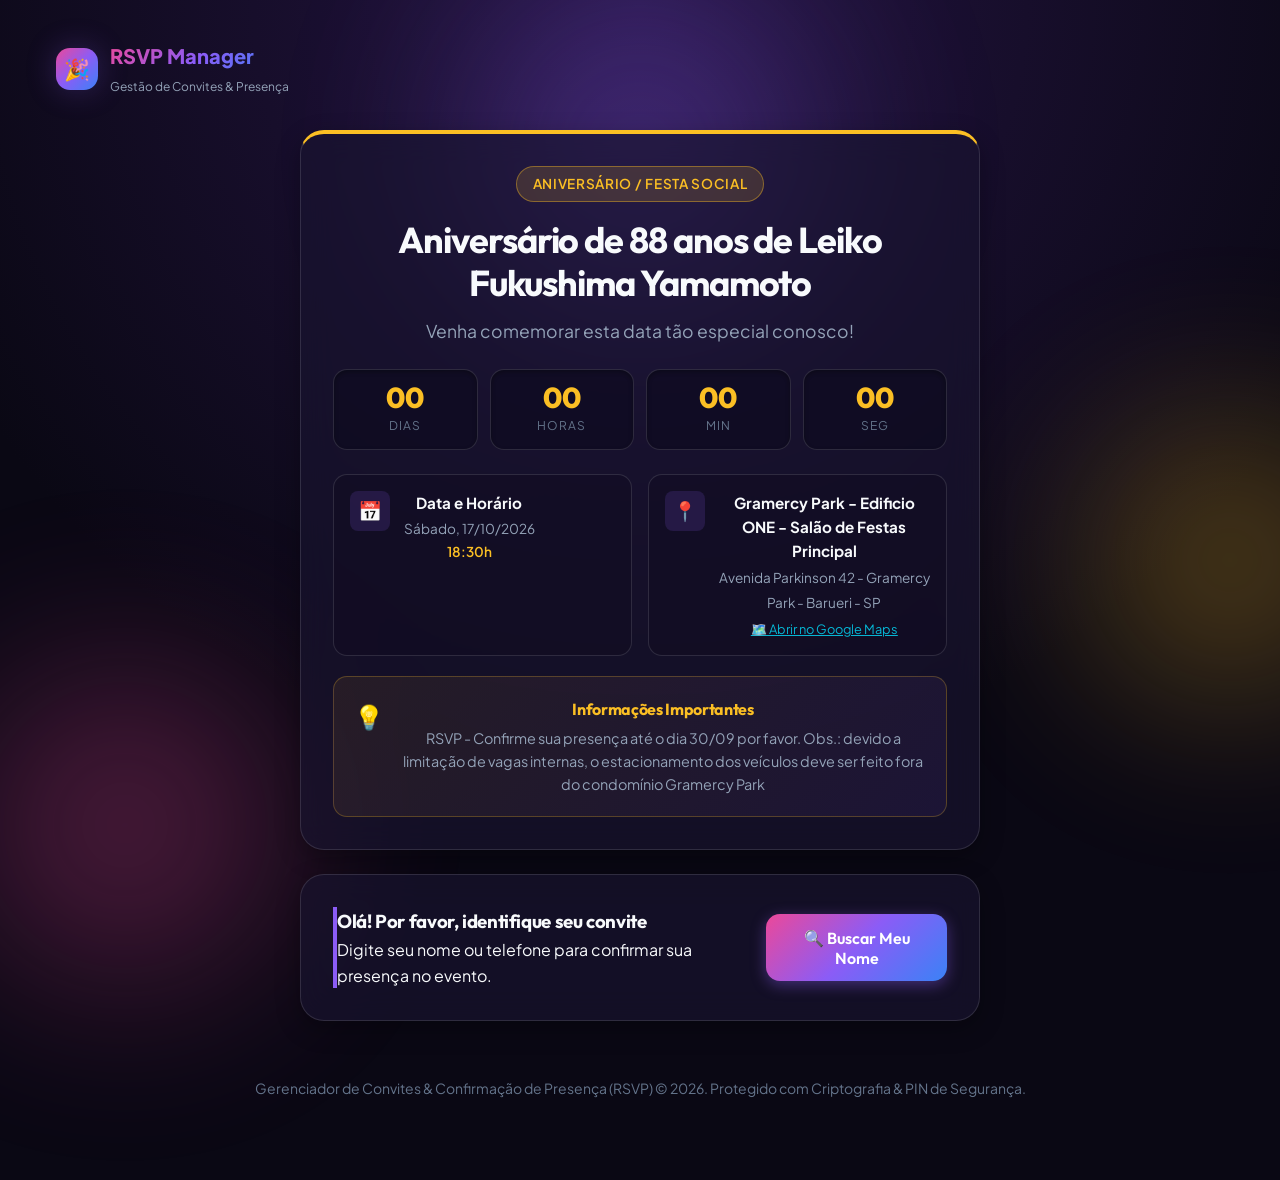
<file: index.html>
<!DOCTYPE html>
<html lang="pt-BR">
<head>
  <meta charset="UTF-8">
  <meta name="viewport" content="width=device-width, initial-scale=1.0">
  <title>Confirmação de Presença (RSVP) - Aniversário de 88 anos de Leiko Fukushima Yamamoto</title>
  <meta name="description" content="Confirme sua presença e acompanhantes para o Aniversário de 88 anos de Leiko Fukushima Yamamoto.">

  <!-- CSS Stylesheets -->
  <link rel="stylesheet" href="css/main.css">
  <link rel="stylesheet" href="css/rsvp.css">
  <link rel="stylesheet" href="css/admin.css">
</head>
<body>

  <!-- Dynamic Background Ornaments -->
  <div class="bg-ornament bg-ornament-1"></div>
  <div class="bg-ornament bg-ornament-2"></div>
  <div class="bg-ornament bg-ornament-3"></div>

  <!-- Confetti Canvas -->
  <canvas id="confetti-canvas"></canvas>

  <div class="app-container">

    <!-- Top Navigation Bar -->
    <nav class="top-nav">
      <a href="index.html" class="nav-brand">
        <div class="nav-brand-icon">🎉</div>
        <div>
          <div class="nav-brand-title gradient-text">RSVP Manager</div>
          <span style="font-size:0.75rem; color:var(--text-muted);">Gestão de Convites & Presença</span>
        </div>
      </a>

      <div class="nav-actions">
        <button id="nav-btn-admin" class="btn btn-sm btn-secondary" onclick="window.app.switchView('admin')">
          ⚙️ Painel do Anfitrião
        </button>
        <button id="nav-btn-rsvp" class="btn btn-sm btn-gold" style="display:none;" onclick="window.app.switchView('rsvp')">
          💌 Visualizar Convite
        </button>
      </div>
    </nav>

    <!-- ====================================================================
         1. GUEST RSVP VIEW
         ==================================================================== -->
    <main id="view-rsvp" class="rsvp-wrapper">

      <!-- Event Hero Card -->
      <section class="glass-card event-hero-card">
        <div class="event-hero-badge">
          <span id="event-hero-badge" class="badge badge-gold">Aniversário / Festa Social</span>
        </div>
        <h1 id="event-hero-title" class="event-hero-title">Aniversário de 88 anos de Leiko Fukushima Yamamoto</h1>
        <p id="event-hero-subtitle" class="event-hero-subtitle">Venha comemorar esta data tão especial conosco!</p>

        <!-- Countdown Timer Grid -->
        <div class="countdown-grid">
          <div class="countdown-box">
            <div id="timer-days" class="countdown-val">00</div>
            <div class="countdown-lbl">Dias</div>
          </div>
          <div class="countdown-box">
            <div id="timer-hours" class="countdown-val">00</div>
            <div class="countdown-lbl">Horas</div>
          </div>
          <div class="countdown-box">
            <div id="timer-minutes" class="countdown-val">00</div>
            <div class="countdown-lbl">Min</div>
          </div>
          <div class="countdown-box">
            <div id="timer-seconds" class="countdown-val">00</div>
            <div class="countdown-lbl">Seg</div>
          </div>
        </div>

        <!-- Event Details Info Grid -->
        <div class="event-details-grid">
          <div class="event-info-item">
            <div class="event-info-icon">📅</div>
            <div class="event-info-content">
              <strong>Data e Horário</strong>
              <span id="event-info-date">Sábado, 17/10/2026</span>
              <span id="event-info-time" style="display:block; font-weight:600; color:var(--accent-gold);">18:30h</span>
            </div>
          </div>

          <div class="event-info-item">
            <div class="event-info-icon">📍</div>
            <div class="event-info-content">
              <strong id="event-info-location">Gramercy Park - Edificio ONE - Salão de Festas Principal</strong>
              <span id="event-info-address">Avenida Parkinson 42 - Gramercy Park - Barueri - SP</span>
              <a id="event-maps-btn" href="https://maps.app.goo.gl/qkGN112BtbveD2r7A" target="_blank" style="color:var(--accent-cyan); font-size:0.8rem; display:block; margin-top:0.25rem;">
                🗺️ Abrir no Google Maps
              </a>
            </div>
          </div>
        </div>

        <!-- Notice / Special Info Banner -->
        <div class="notice-card">
          <div class="notice-icon">💡</div>
          <div class="notice-text">
            <h4>Informações Importantes</h4>
            <div id="event-special-notice">
              <p>RSVP - Confirme sua presença até o dia 30/09 por favor. Obs.: devido a limitação de vagas internas, o estacionamento dos veículos deve ser feito fora do condomínio Gramercy Park</p>
            </div>
          </div>
        </div>
      </section>

      <!-- Guest Identification Banner (Search or URL Tokenized) -->
      <div id="guest-selector-section" class="glass-card" style="display:none;">
        <div class="guest-welcome-card">
          <div>
            <h3>Olá! Por favor, identifique seu convite</h3>
            <p>Digite seu nome ou telefone para confirmar sua presença no evento.</p>
          </div>
          <button id="btn-open-search-modal" class="btn btn-primary">
            🔍 Buscar Meu Nome
          </button>
        </div>
      </div>

      <!-- RSVP Main Form Card -->
      <section id="rsvp-form-section" class="glass-card">
        <div class="guest-welcome-card" style="margin-bottom:1.5rem;">
          <div style="display:flex; align-items:center; gap:1rem;">
            <div id="rsvp-guest-avatar" class="guest-avatar">É</div>
            <div class="guest-meta">
              <h3 id="rsvp-guest-name">Nome do Convidado</h3>
              <span id="rsvp-guest-status-badge" class="badge badge-gold">Status: Pendente</span>
            </div>
          </div>
          <button class="btn btn-sm btn-secondary" onclick="document.getElementById('search-modal-overlay').classList.add('active')">
            Trocar
          </button>
        </div>

        <form id="rsvp-main-form">
          <label class="form-label" style="font-size:1.05rem; margin-bottom:0.75rem; color:var(--text-main);">
            Você poderá comparecer ao evento?
          </label>

          <!-- Attendance Options Buttons -->
          <div class="rsvp-choice-group">
            <label class="rsvp-choice-btn" id="choice-yes-btn">
              <input type="radio" name="attendance" id="choice-yes" value="CONFIRMED">
              <span class="rsvp-choice-icon">🎉</span>
              <span class="rsvp-choice-title" style="color:var(--accent-green);">Sim, com certeza!</span>
              <span style="font-size:0.8rem; color:var(--text-muted);">Estarei presente para comemorar!</span>
            </label>

            <label class="rsvp-choice-btn" id="choice-no-btn">
              <input type="radio" name="attendance" id="choice-no" value="DECLINED">
              <span class="rsvp-choice-icon">😢</span>
              <span class="rsvp-choice-title" style="color:var(--accent-red);">Não poderei ir</span>
              <span style="font-size:0.8rem; color:var(--text-muted);">Infelizmente não poderei comparecer.</span>
            </label>
          </div>

          <!-- Companions Details Group (Shown when 'Sim' is selected) -->
          <div id="companions-details-group" class="companions-section" style="display:none;">
            <h4 style="margin-bottom:0.75rem; font-size:1rem; color:var(--accent-gold);">
              👥 Acompanhantes
            </h4>
            
            <div class="form-group">
              <label class="form-label" for="companions-count">Quantos acompanhantes virão com você?</label>
              <select id="companions-count" class="form-control">
                <option value="0">Apenas eu (0 acompanhantes)</option>
                <option value="1">+1 Acompanhante (2 pessoas no total)</option>
                <option value="2">+2 Acompanhantes (3 pessoas no total)</option>
                <option value="3">+3 Acompanhantes (4 pessoas no total)</option>
                <option value="4">+4 Acompanhantes (5 pessoas no total)</option>
              </select>
            </div>

            <!-- Dynamic Input Container for Companion Names -->
            <div id="companion-names-container"></div>
          </div>

          <button type="submit" id="rsvp-submit-btn" class="btn btn-primary btn-block" style="padding:1rem; margin-top:1.5rem;">
            Confirmar Resposta
          </button>
        </form>
      </section>

      <!-- RSVP Success Card -->
      <section id="rsvp-success-section" class="glass-card rsvp-success-card" style="display:none;">
        <div class="success-icon-anim">✓</div>
        <h2 id="success-title" class="gradient-text" style="font-size:1.8rem; margin-bottom:0.5rem;">Confirmação Registrada!</h2>
        <p id="success-desc" style="color:var(--text-muted); max-width:480px; margin:0 auto 1.5rem auto;">
          Sua resposta foi salva e enviada diretamente para a lista do anfitrião.
        </p>

        <button class="btn btn-secondary" onclick="window.location.reload()">
          Atualizar ou Alterar Resposta
        </button>
      </section>

    </main>


    <!-- ====================================================================
         2. ADMIN DASHBOARD VIEW
         ==================================================================== -->
    <main id="view-admin" style="display:none;">

      <div style="display:flex; align-items:center; justify-content:space-between; margin-bottom:1.5rem; flex-wrap:wrap; gap:1rem;">
        <div>
          <h1 class="gradient-text" style="font-size:2rem;">Painel de Controle do Anfitrião</h1>
          <p style="color:var(--text-muted);">Gerencie seus convidados, envie os convites e acompanhe os dados em tempo real com segurança.</p>
        </div>

        <div style="display:flex; gap:0.5rem; flex-wrap:wrap;">
          <button class="btn btn-primary" onclick="window.adminController.testSheetsConnection()">
            🧪 Testar / Sincronizar Planilha
          </button>
          <button class="btn btn-secondary" onclick="document.getElementById('settings-modal-overlay').classList.add('active')">
            ⚙️ Configurações do Evento
          </button>
          <button class="btn btn-gold" onclick="document.getElementById('guide-modal-overlay').classList.add('active')">
            📖 Conectar Google Sheets
          </button>
          <button class="btn btn-secondary" style="border-color:var(--accent-red); color:var(--accent-red);" onclick="window.adminController.logoutAdmin()">
            🔒 Sair
          </button>
        </div>
      </div>

      <!-- Metrics Stats Grid -->
      <div class="stats-grid">
        <div class="stat-card">
          <div class="stat-icon stat-icon-purple">📋</div>
          <div>
            <div id="stat-total-guests" class="stat-val">0</div>
            <div class="stat-lbl">Total de Convites</div>
          </div>
        </div>

        <div class="stat-card">
          <div class="stat-icon stat-icon-green">✅</div>
          <div>
            <div id="stat-confirmed-guests" class="stat-val">0</div>
            <div class="stat-lbl">Confirmados</div>
          </div>
        </div>

        <div class="stat-card">
          <div class="stat-icon stat-icon-gold">👥</div>
          <div>
            <div id="stat-total-attendees" class="stat-val">0</div>
            <div class="stat-lbl">Total de Pessoas</div>
          </div>
        </div>

        <div class="stat-card">
          <div class="stat-icon stat-icon-red">❌</div>
          <div>
            <div id="stat-declined-guests" class="stat-val">0</div>
            <div class="stat-lbl">Recusados</div>
          </div>
        </div>

        <div class="stat-card">
          <div class="stat-icon stat-icon-gold">⏳</div>
          <div>
            <div id="stat-pending-guests" class="stat-val">0</div>
            <div class="stat-lbl">Pendentes</div>
          </div>
        </div>
      </div>

      <!-- WhatsApp Guided Dispatch Banner ("Fila de Envio") -->
      <div id="dispatch-queue-container"></div>

      <!-- Table Toolbar & Filters -->
      <div class="glass-card" style="padding:1.25rem;">
        <div class="table-toolbar">
          <div class="table-search">
            <input type="text" id="admin-search-input" class="form-control" placeholder="🔍 Buscar por Nome, Telefone ou Acompanhante..." />
          </div>

          <div class="filter-pills">
            <button class="pill-btn active" data-filter="ALL">Todos</button>
            <button class="pill-btn" data-filter="PENDING">Pendentes</button>
            <button class="pill-btn" data-filter="CONFIRMED">Confirmados</button>
            <button class="pill-btn" data-filter="DECLINED">Recusados</button>
          </div>

          <button class="btn btn-primary" onclick="window.adminController.openAddGuestModal()">
            + Adicionar Convidado
          </button>
        </div>

        <!-- Guest List Data Table -->
        <div class="table-responsive">
          <table class="custom-table">
            <thead>
              <tr>
                <th>Convidado [Código]</th>
                <th>Telefone</th>
                <th>Status RSVP</th>
                <th>Convite Enviado (✓)</th>
                <th>Total Pessoas</th>
                <th>Acompanhantes</th>
                <th>Observações</th>
                <th>Ações</th>
              </tr>
            </thead>
            <tbody id="admin-table-body">
              <!-- Rendered dynamically by admin.js -->
            </tbody>
          </table>
        </div>
      </div>

    </main>

    <!-- Footer -->
    <footer>
      <p>Gerenciador de Convites & Confirmação de Presença (RSVP) &copy; 2026. Protegido com Criptografia & PIN de Segurança.</p>
    </footer>

  </div>


  <!-- ====================================================================
       MODALS & LOCK OVERLAYS
       ==================================================================== -->

  <!-- Modal 0: Admin PIN Lock Screen Overlay -->
  <div id="admin-pin-lock-overlay" class="modal-overlay" style="z-index:99999;">
    <div class="modal-container" style="max-width:420px; text-align:center;">
      <div style="font-size:3.5rem; margin-bottom:0.5rem;">🔒</div>
      <h3 style="font-size:1.5rem; margin-bottom:0.25rem;" class="gradient-text">Acesso Restrito ao Anfitrião</h3>
      <p style="color:var(--text-muted); font-size:0.9rem; margin-bottom:1.5rem;">
        Digite o PIN de Segurança para acessar o Painel de Controle:
      </p>

      <form id="admin-pin-form">
        <div class="form-group" style="margin-bottom:1.25rem;">
          <input type="password" id="admin-pin-input" class="form-control" placeholder="PIN de Segurança" maxlength="10" style="text-align:center; font-size:1.5rem; letter-spacing:0.5rem; padding:0.75rem;" autofocus required />
        </div>

        <button type="submit" class="btn btn-gold btn-block" style="padding:0.9rem; font-size:1.05rem;">
          🔓 Desbloquear Painel
        </button>
      </form>
    </div>
  </div>

  <!-- Modal 1: Guest Search Modal (For Guests) -->
  <div id="search-modal-overlay" class="modal-overlay">
    <div class="modal-container">
      <button class="modal-close" id="btn-close-search-modal">&times;</button>
      <h3 style="font-size:1.4rem; margin-bottom:0.5rem;" class="gradient-text">Buscar Seu Convite</h3>
      <p style="color:var(--text-muted); font-size:0.9rem; margin-bottom:1.25rem;">
        Digite seu nome ou telefone abaixo para localizar seu convite individual:
      </p>

      <div class="form-group">
        <input type="text" id="search-guest-input" class="form-control" placeholder="Ex: João Silva ou (11) 99999..." autofocus />
      </div>

      <div id="search-results-list" style="max-height: 250px; overflow-y: auto; margin-top:1rem;">
        <p style="color: var(--text-dim); text-align: center; padding: 1rem;">Digite para buscar...</p>
      </div>
    </div>
  </div>

  <!-- Modal 2: Add/Edit Guest Modal (Admin) -->
  <div id="guest-modal-overlay" class="modal-overlay">
    <div class="modal-container">
      <button class="modal-close" onclick="document.getElementById('guest-modal-overlay').classList.remove('active')">&times;</button>
      <h3 id="modal-guest-title" style="font-size:1.4rem; margin-bottom:1.25rem;" class="gradient-text">Convidado</h3>

      <form id="guest-edit-form">
        <input type="hidden" id="edit-guest-id" />

        <div class="form-group">
          <label class="form-label" for="edit-guest-name">Nome Completo do Convidado:</label>
          <input type="text" id="edit-guest-name" class="form-control" placeholder="Ex: João Silva" required />
        </div>

        <div class="form-group">
          <label class="form-label" for="edit-guest-phone">Telefone / WhatsApp (com DDD):</label>
          <input type="text" id="edit-guest-phone" class="form-control" placeholder="Ex: 5511999998888" required />
        </div>

        <div class="form-group">
          <label class="form-label" for="edit-guest-status">Status Inicial:</label>
          <select id="edit-guest-status" class="form-control">
            <option value="Pendente">Pendente</option>
            <option value="Confirmado">Confirmado</option>
            <option value="Recusado">Recusado</option>
          </select>
        </div>

        <div style="display:flex; justify-content:flex-end; gap:0.5rem; margin-top:1.5rem;">
          <button type="button" class="btn btn-secondary" onclick="document.getElementById('guest-modal-overlay').classList.remove('active')">Cancelar</button>
          <button type="submit" class="btn btn-primary">Salvar Convidado</button>
        </div>
      </form>
    </div>
  </div>

  <!-- Modal 3: Event Settings & Templates Manager Modal (Admin) -->
  <div id="settings-modal-overlay" class="modal-overlay">
    <div class="modal-container" style="max-width:680px; max-height:90vh; overflow-y:auto;">
      <button class="modal-close" onclick="document.getElementById('settings-modal-overlay').classList.remove('active')">&times;</button>
      <h3 style="font-size:1.4rem; margin-bottom:0.25rem;" class="gradient-text">Configurações do Evento</h3>
      <p style="color:var(--text-muted); font-size:0.9rem; margin-bottom:1.5rem;">Personalize as informações do convite, observações e parâmetros de segurança.</p>

      <form id="settings-edit-form">
        <div style="display:grid; grid-template-columns:1fr 1fr; gap:1rem;">
          <div class="form-group">
            <label class="form-label">Tipo do Evento:</label>
            <input type="text" id="set-event-type" class="form-control" placeholder="Ex: Aniversário, Formatura, Casamento" />
          </div>
          <div class="form-group">
            <label class="form-label">Título do Evento:</label>
            <input type="text" id="set-event-title" class="form-control" placeholder="Ex: Aniversário de 88 anos de Leiko Fukushima Yamamoto" />
          </div>
        </div>

        <div class="form-group">
          <label class="form-label">Subtítulo / Mensagem de Boas-Vindas:</label>
          <input type="text" id="set-event-subtitle" class="form-control" placeholder="Ex: Venha comemorar conosco!" />
        </div>

        <div style="display:grid; grid-template-columns:1fr 1fr; gap:1rem;">
          <div class="form-group">
            <label class="form-label">Data do Evento:</label>
            <input type="date" id="set-event-date" class="form-control" />
          </div>
          <div class="form-group">
            <label class="form-label">Horário:</label>
            <input type="time" id="set-event-time" class="form-control" />
          </div>
        </div>

        <div class="form-group">
          <label class="form-label">Nome do Local:</label>
          <input type="text" id="set-location-name" class="form-control" placeholder="Ex: Gramercy Park - Edificio ONE - Salão de Festas Principal" />
        </div>

        <div class="form-group">
          <label class="form-label">Endereço Completo:</label>
          <input type="text" id="set-location-address" class="form-control" placeholder="Ex: Avenida Parkinson 42 - Gramercy Park - Barueri - SP" />
        </div>

        <div class="form-group">
          <label class="form-label">Link do Google Maps / Waze:</label>
          <input type="url" id="set-maps-url" class="form-control" placeholder="https://maps.app.goo.gl/qkGN112BtbveD2r7A" />
        </div>

        <div class="form-group">
          <label class="form-label">Observações / Informações Especiais (Traje, PIX, etc.):</label>
          <textarea id="set-special-notice" class="form-control" placeholder="Digite orientações aos convidados..."></textarea>
        </div>

        <hr style="border:0; border-top:1px solid var(--border-glass); margin:1.5rem 0;" />

        <h4 style="color:var(--accent-gold); margin-bottom:0.75rem;">🔑 Segurança do Anfitrião</h4>
        <div class="form-group">
          <label class="form-label">PIN Numérico do Anfitrião (Padrão: 8888):</label>
          <input type="password" id="set-admin-pin" class="form-control" placeholder="8888" style="max-width:200px;" />
          <span style="font-size:0.8rem; color:var(--text-dim); display:block; margin-top:0.35rem;">PIN usado para abrir o Painel de Controle no link /admin.html.</span>
        </div>

        <hr style="border:0; border-top:1px solid var(--border-glass); margin:1.5rem 0;" />

        <h4 style="color:var(--accent-cyan); margin-bottom:0.75rem;">🌐 URL Pública do Site (Para os Convidados)</h4>
        <div class="form-group">
          <label class="form-label">Endereço Público do Site (ex: https://rsvp-chi-umber.vercel.app):</label>
          <input type="url" id="set-public-site-url" class="form-control" placeholder="https://rsvp-chi-umber.vercel.app" />
          <span style="font-size:0.8rem; color:var(--text-dim); display:block; margin-top:0.35rem;">Quando publicado na Vercel/Netlify, cole o link aqui. Essa URL será usada nas mensagens enviadas pelo WhatsApp!</span>
        </div>

        <hr style="border:0; border-top:1px solid var(--border-glass); margin:1.5rem 0;" />

        <h4 style="color:var(--accent-gold); margin-bottom:0.75rem;">📱 Modelo da Mensagem de WhatsApp</h4>
        <div class="form-group">
          <label class="form-label">Use as variáveis: <code>{nome}</code>, <code>{link}</code>, <code>{tipo_evento}</code>, <code>{titulo_evento}</code></label>
          <textarea id="set-message-template" class="form-control" style="min-height:100px;"></textarea>
        </div>

        <hr style="border:0; border-top:1px solid var(--border-glass); margin:1.5rem 0;" />

        <h4 style="color:var(--accent-purple); margin-bottom:0.75rem;">🔗 Webhook do Google Apps Script (Planilha)</h4>
        <div class="form-group">
          <label class="form-label">URL do App da Web (Google Apps Script):</label>
          <div style="display:flex; gap:0.5rem; flex-wrap:wrap; margin-bottom:0.5rem;">
            <input type="url" id="set-webhook-url" class="form-control" placeholder="https://script.google.com/macros/s/.../exec" style="flex:1; min-width:220px;" />
            <button type="button" id="btn-test-sheet-connection" class="btn btn-primary btn-sm" style="white-space:nowrap; padding:0.6rem 1.2rem;">🧪 Testar Conexão</button>
          </div>
          <span style="font-size:0.8rem; color:var(--text-dim); display:block;">Certifique-se de implantar como "App da Web" e acesso "Qualquer pessoa".</span>
        </div>

        <div style="display:flex; justify-content:flex-end; gap:0.5rem; margin-top:1.5rem;">
          <button type="button" class="btn btn-secondary" onclick="document.getElementById('settings-modal-overlay').classList.remove('active')">Cancelar</button>
          <button type="submit" class="btn btn-gold">Salvar Configurações</button>
        </div>
      </form>
    </div>
  </div>

  <!-- Modal 4: Google Apps Script Setup Guide Modal (Admin) -->
  <div id="guide-modal-overlay" class="modal-overlay">
    <div class="modal-container" style="max-width:720px; max-height:90vh; overflow-y:auto;">
      <button class="modal-close" onclick="document.getElementById('guide-modal-overlay').classList.remove('active')">&times;</button>
      <h3 style="font-size:1.4rem; margin-bottom:0.5rem;" class="gradient-text">Como Conectar a sua Planilha do Google</h3>
      <p style="color:var(--text-muted); font-size:0.9rem; margin-bottom:1.25rem;">
        Código configurado para atualizar a <strong>Coluna D (Qtd. Dependentes)</strong>, <strong>Coluna E (Total na Família)</strong>, <strong>Coluna F (Sim/Não)</strong>, <strong>Coluna I (✓)</strong>, <strong>Coluna L (Acompanhantes)</strong> e <strong>Coluna M (Código Único)</strong>:
      </p>

      <div class="code-snippet-box" id="guide-code-box">
<button class="btn-copy-code" onclick="navigator.clipboard.writeText(document.getElementById('code-snippet-raw').innerText); window.app.showToast('Código copiado!', 'success');">Copiar Código</button>
<code id="code-snippet-raw">var API_SECRET_TOKEN = "RSVP_SECRET_YAMAMOTO_2026";

function gerarCodigosColunaM() {
  var sheet = SpreadsheetApp.getActiveSpreadsheet().getActiveSheet();
  var data = sheet.getDataRange().getValues();
  var count = 0;
  if (data.length >= 5) sheet.getRange(5, 13).setValue("Código Único Convite");
  for (var i = 5; i < data.length; i++) {
    var row = data[i];
    if (!row || row.length < 3) continue;
    var nameVal = String(row[2] || '').trim();
    var phoneVal = String(row[9] || '').trim();
    if (!nameVal && !phoneVal) continue;
    var idVal = String(row[1] || (i - 4));
    var currentCode = String(row[12] || '').trim();
    if (!currentCode || currentCode.length < 4) {
      var newCode = generateGuestCode(idVal, nameVal);
      sheet.getRange(i + 1, 13).setValue(newCode);
      count++;
    }
  }
  SpreadsheetApp.flush();
  Logger.log("Concluído: " + count + " códigos únicos gravados na Coluna M!");
}

function doGet(e) {
  try {
    var params = e ? e.parameter : {};
    var requestToken = String(params.token || '').trim();
    var requestCode = String(params.code || params.id || '').trim();
    var sheet = SpreadsheetApp.getActiveSpreadsheet().getActiveSheet();
    var data = sheet.getDataRange().getValues();
    if (!data || data.length < 6) return responseJSON({ success: true, guests: [] });
    var guests = [];
    var needsUpdateSheet = false;
    for (var i = 5; i < data.length; i++) {
      var row = data[i];
      if (!row || row.length < 3) continue;
      var nameVal = String(row[2] || '').trim();
      var phoneVal = String(row[9] || '').trim();
      if (!nameVal && !phoneVal) continue;
      var idVal = String(row[1] || (i - 4));
      var guestCode = String(row[12] || '').trim();
      if (!guestCode || guestCode.length < 4) {
        guestCode = generateGuestCode(idVal, nameVal);
        sheet.getRange(i + 1, 13).setValue(guestCode);
        needsUpdateSheet = true;
      }
      var rawStatus = String(row[5] || '').trim().toLowerCase();
      var statusVal = (rawStatus === 'sim' || rawStatus === 'confirmado') ? 'Confirmado' : (rawStatus === 'não' || rawStatus === 'nao' || rawStatus === 'recusado') ? 'Recusado' : 'Pendente';
      var colIVal = String(row[8] || '').trim();
      var isSent = colIVal === '✓' || colIVal.toLowerCase() === 'sim';
      var companionsCount = Number(row[3] || 0);
      var familyTotal = Number(row[4] || 1);
      guests.push({
        id: idVal, code: guestCode, name: nameVal, phone: phoneVal, status: statusVal,
        sent: isSent, checkSymbol: colIVal || (isSent ? '✓' : ''),
        companionsCount: companionsCount, familyTotal: familyTotal, notes: String(row[11] || row[10] || '').trim()
      });
    }
    if (needsUpdateSheet) SpreadsheetApp.flush();
    if (requestToken === API_SECRET_TOKEN) return responseJSON({ success: true, guests: guests });
    if (requestCode) {
      var singleGuest = null;
      var reqClean = requestCode.toLowerCase().trim();
      for (var k = 0; k < guests.length; k++) {
        if (guests[k].code.toLowerCase().trim() === reqClean) { singleGuest = guests[k]; break; }
      }
      if (!singleGuest) {
        for (var m = 0; m < guests.length; m++) {
          if (guests[m].name.toLowerCase().trim() === reqClean) { singleGuest = guests[m]; break; }
        }
      }
      if (singleGuest) return responseJSON({ success: true, guests: [singleGuest] });
      return responseJSON({ success: false, error: 'Convite não encontrado.' });
    }
    return responseJSON({ success: false, error: 'Acesso Negado.' }, 403);
  } catch (err) {
    return responseJSON({ success: false, error: err.toString() });
  }
}

function doPost(e) {
  try {
    var postData = JSON.parse(e.postData.contents);
    var sheet = SpreadsheetApp.getActiveSpreadsheet().getActiveSheet();
    var data = sheet.getDataRange().getValues();
    var guestId = String(postData.id || '');
    var guestCode = String(postData.code || '');
    var name = String(postData.name || '');
    var phone = String(postData.phone || '');
    var status = String(postData.status || '');
    var sent = postData.sent;
    var companionsCount = Number(postData.companionsCount || 0);
    var companionNames = String(postData.companionNames || '').trim();
    var rowIndex = -1;
    for (var i = 5; i < data.length; i++) {
      var rowId = String(data[i][1]);
      var rowCode = String(data[i][12] || '').trim();
      if ((guestCode && rowCode && rowCode.toLowerCase() === guestCode.toLowerCase()) || (guestId && rowId === guestId) || (name && String(data[i][2]).toLowerCase().trim() === name.toLowerCase().trim())) {
        rowIndex = i + 1; break;
      }
    }
    if (rowIndex !== -1) {
      if (name) sheet.getRange(rowIndex, 3).setValue(name);
      if (phone) sheet.getRange(rowIndex, 10).setValue(phone);
      if (status) {
        var sLower = String(status).toLowerCase().trim();
        if (sLower === 'confirmado' || sLower === 'sim') {
          sheet.getRange(rowIndex, 6).setValue('Sim');
          var totalFamily = 1 + companionsCount;
          sheet.getRange(rowIndex, 4).setValue(companionsCount);
          sheet.getRange(rowIndex, 5).setValue(totalFamily);
        } else if (sLower === 'recusado' || sLower === 'não' || sLower === 'nao') {
          sheet.getRange(rowIndex, 6).setValue('Não');
          sheet.getRange(rowIndex, 4).setValue(0);
          sheet.getRange(rowIndex, 5).setValue(0);
        }
      }
      if (companionNames) {
        sheet.getRange(rowIndex, 12).setValue(companionNames);
      }
      if (sent === true) sheet.getRange(rowIndex, 9).setValue('✓');
    }
    return responseJSON({ success: true, message: 'Sucesso!' });
  } catch (err) {
    return responseJSON({ success: false, error: err.toString() });
  }
}

function generateGuestCode(idStr, nameStr) {
  var str = String(idStr) + "_" + String(nameStr).toLowerCase().trim();
  var hash = 0;
  for (var i = 0; i < str.length; i++) {
    hash = ((hash << 5) - hash) + str.charCodeAt(i);
    hash |= 0;
  }
  var chars = "ABCDEFGHJKLMNPQRSTUVWXYZ23456789";
  var code = "";
  var positiveHash = Math.abs(hash);
  for (var j = 0; j < 6; j++) {
    code += chars.charAt(positiveHash % chars.length);
    positiveHash = Math.floor(positiveHash / chars.length) + (j * 7);
  }
  return code;
}

function responseJSON(data) {
  return ContentService.createTextOutput(JSON.stringify(data)).setMimeType(ContentService.MimeType.JSON);
}</code>
      </div>

      <div style="text-align:right; margin-top:1.5rem;">
        <button class="btn btn-primary" onclick="document.getElementById('guide-modal-overlay').classList.remove('active')">Entendi!</button>
      </div>
    </div>
  </div>

  <!-- Modal 5: WhatsApp Confirmation Modal -->
  <div id="wa-confirm-modal-overlay" class="modal-overlay">
    <div class="modal-container" style="max-width:500px; text-align:center;">
      <div style="font-size:3rem; margin-bottom:0.5rem;">📱</div>
      <h3 style="font-size:1.4rem; margin-bottom:0.5rem;" class="gradient-text">Confirmar Envio no WhatsApp</h3>
      <p style="color:var(--text-muted); font-size:0.95rem; margin-bottom:1.5rem;">
        Você confirmou o envio do convite no WhatsApp para <strong id="confirm-wa-guest-name" style="color:var(--text-main);"></strong> (<span id="confirm-wa-guest-phone" style="font-family:monospace; color:var(--accent-gold);"></span>)?
      </p>

      <div style="display:flex; flex-direction:column; gap:0.75rem;">
        <button id="btn-confirm-wa-sent" class="btn btn-whatsapp btn-block" style="padding:0.9rem;" onclick="window.adminController.confirmWhatsAppSentSuccess()">
          ✅ Sim, Confirmar Envio (Gravar ✓ na Coluna I)
        </button>
        <button class="btn btn-secondary btn-block" onclick="window.adminController.cancelWhatsAppSent()">
          ❌ Ainda não / Cancelar
        </button>
      </div>
    </div>
  </div>

  <!-- JavaScript App Logic -->
  <script src="js/sheets.js"></script>
  <script src="js/rsvp.js"></script>
  <script src="js/admin.js"></script>
  <script src="js/app.js"></script>

</body>
</html>
</file>
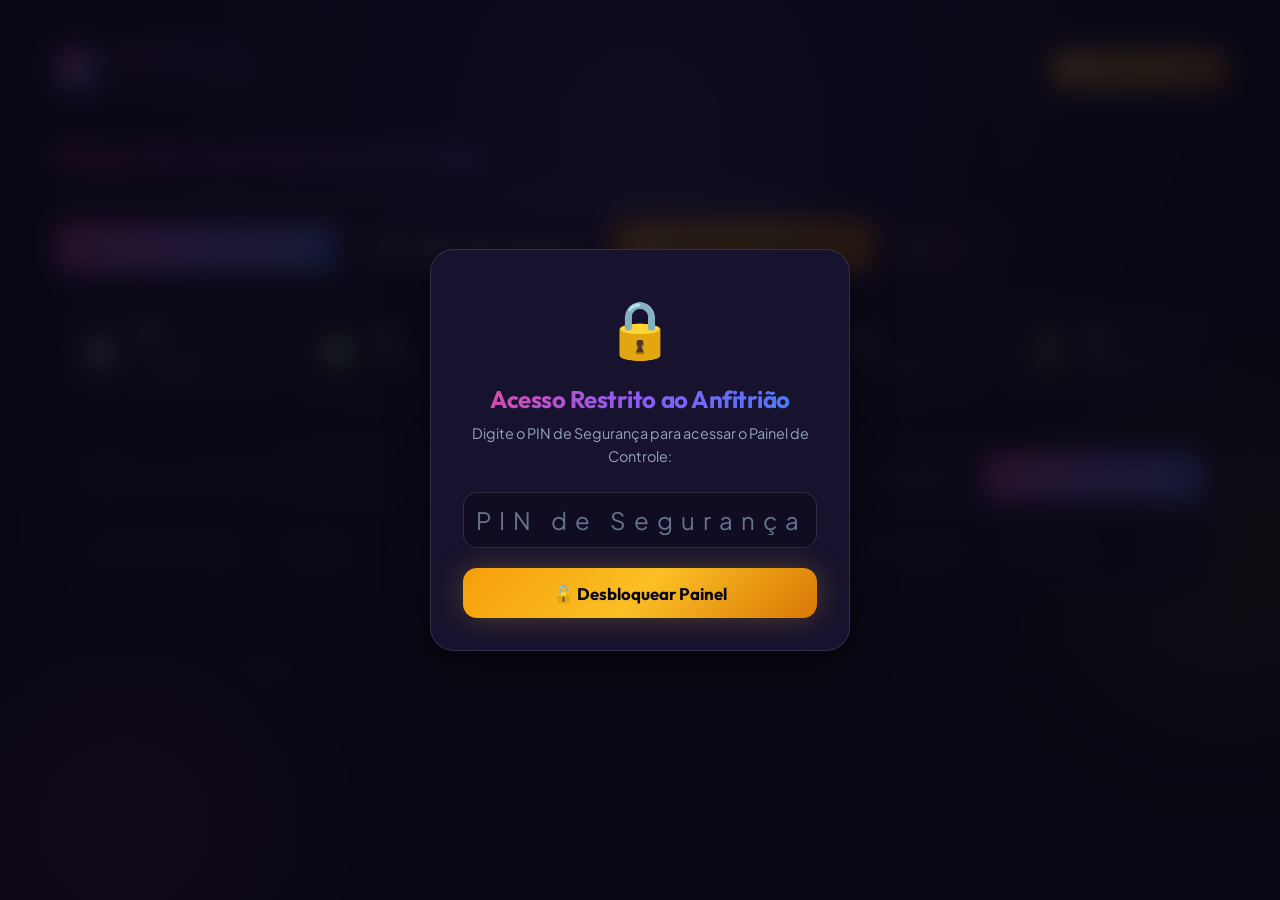
<file: admin.html>
<!DOCTYPE html>
<html lang="pt-BR">
<head>
  <meta charset="UTF-8">
  <meta name="viewport" content="width=device-width, initial-scale=1.0">
  <title>Painel do Anfitrião - Gestão de Convites</title>
  <meta http-equiv="refresh" content="0; url=index.html?view=admin">
  <script>
    window.location.href = "index.html?view=admin";
  </script>
</head>
<body style="background:#0b0d17; color:#fff; font-family:sans-serif; display:flex; align-items:center; justify-content:center; height:100vh; margin:0;">
  <div style="text-align:center;">
    <h2 style="color:#d4af37;">⚙️ Abrindo Painel do Anfitrião...</h2>
    <p style="color:#94a3b8;">Redirecionando com segurança...</p>
    <a href="index.html?view=admin" style="color:#38bdf8;">Clique aqui se não for redirecionado automaticamente</a>
  </div>
</body>
</html>
</file>
<file: css/main.css>
/* ==========================================================================
   RSVP & EVENT MANAGER - DESIGN SYSTEM & MAIN STYLES
   Theme: Vibrant Festive & Modern Glassmorphism (Dark / Gold / Purple Accent)
   ========================================================================== */

@import url('https://fonts.googleapis.com/css2?family=Outfit:wght@300;400;500;600;700;800&family=Plus+Jakarta+Sans:wght@400;500;600;700&display=swap');

:root {
  /* Color Palette - Vibrant Dark Theme */
  --bg-primary: #0a0814;
  --bg-secondary: #130f26;
  --bg-card: rgba(26, 20, 48, 0.65);
  --bg-card-hover: rgba(35, 27, 65, 0.85);
  --bg-glass: rgba(255, 255, 255, 0.04);
  --border-glass: rgba(255, 255, 255, 0.12);
  --border-glow: rgba(168, 85, 247, 0.3);

  /* Brand Accents */
  --accent-gold: #fbbf24;
  --accent-gold-glow: rgba(251, 191, 36, 0.35);
  --accent-purple: #8b5cf6;
  --accent-pink: #ec4899;
  --accent-cyan: #06b6d4;
  --accent-green: #10b981;
  --accent-red: #ef4444;

  /* Gradients */
  --grad-primary: linear-gradient(135deg, #ec4899 0%, #8b5cf6 50%, #3b82f6 100%);
  --grad-gold: linear-gradient(135deg, #f59e0b 0%, #fbbf24 50%, #d97706 100%);
  --grad-card: linear-gradient(135deg, rgba(255, 255, 255, 0.07) 0%, rgba(255, 255, 255, 0.02) 100%);
  --grad-bg: radial-gradient(circle at 50% 0%, #241442 0%, #0a0814 70%);

  /* Text Colors */
  --text-main: #f8fafc;
  --text-muted: #94a3b8;
  --text-dim: #64748b;

  /* Typography */
  --font-heading: 'Outfit', -apple-system, sans-serif;
  --font-body: 'Plus Jakarta Sans', -apple-system, sans-serif;

  /* Elevation & Shadows */
  --shadow-sm: 0 4px 12px rgba(0, 0, 0, 0.2);
  --shadow-md: 0 8px 24px rgba(0, 0, 0, 0.3);
  --shadow-lg: 0 16px 40px rgba(0, 0, 0, 0.5);
  --shadow-glow: 0 0 30px rgba(139, 92, 246, 0.25);
  --shadow-gold-glow: 0 0 30px rgba(251, 191, 36, 0.25);

  /* Borders & Radius */
  --radius-sm: 8px;
  --radius-md: 14px;
  --radius-lg: 24px;
  --radius-full: 9999px;

  /* Transitions */
  --trans-fast: 0.15s cubic-bezier(0.4, 0, 0.2, 1);
  --trans-normal: 0.3s cubic-bezier(0.4, 0, 0.2, 1);
  --trans-spring: 0.5s cubic-bezier(0.175, 0.885, 0.32, 1.275);
}

/* Reset & Global Base */
*, *::before, *::after {
  box-sizing: border-box;
  margin: 0;
  padding: 0;
}

html {
  font-size: 16px;
  scroll-behavior: smooth;
}

body {
  font-family: var(--font-body);
  background: var(--bg-primary);
  background-image: var(--grad-bg);
  background-attachment: fixed;
  color: var(--text-main);
  line-height: 1.6;
  min-height: 100vh;
  overflow-x: hidden;
  -webkit-font-smoothing: antialiased;
}

/* Dynamic Festive Background Canvas/Ornaments */
.bg-ornament {
  position: fixed;
  border-radius: 50%;
  filter: blur(90px);
  pointer-events: none;
  z-index: 0;
  opacity: 0.45;
  animation: pulse-glow 8s ease-in-out infinite alternate;
}

.bg-ornament-1 {
  top: -100px;
  left: 50%;
  transform: translateX(-50%);
  width: 500px;
  height: 500px;
  background: radial-gradient(circle, #8b5cf6 0%, rgba(139, 92, 246, 0) 70%);
}

.bg-ornament-2 {
  bottom: -150px;
  left: -100px;
  width: 450px;
  height: 450px;
  background: radial-gradient(circle, #ec4899 0%, rgba(236, 72, 153, 0) 70%);
}

.bg-ornament-3 {
  top: 40%;
  right: -150px;
  width: 400px;
  height: 400px;
  background: radial-gradient(circle, #fbbf24 0%, rgba(251, 191, 36, 0) 70%);
}

@keyframes pulse-glow {
  0% { transform: scale(1) translateY(0); opacity: 0.35; }
  100% { transform: scale(1.15) translateY(20px); opacity: 0.55; }
}

/* Containers & Layout */
.app-container {
  position: relative;
  z-index: 1;
  max-width: 1200px;
  margin: 0 auto;
  padding: 1.5rem 1rem 4rem 1rem;
}

.rsvp-wrapper {
  max-width: 680px;
  margin: 0 auto;
}

/* Glassmorphism Card Element */
.glass-card {
  background: var(--bg-card);
  backdrop-filter: blur(16px);
  -webkit-backdrop-filter: blur(16px);
  border: 1px solid var(--border-glass);
  border-radius: var(--radius-lg);
  box-shadow: var(--shadow-md);
  padding: 2rem;
  margin-bottom: 1.5rem;
  transition: transform var(--trans-normal), border-color var(--trans-normal), box-shadow var(--trans-normal);
}

.glass-card:hover {
  border-color: rgba(255, 255, 255, 0.2);
  box-shadow: var(--shadow-lg), var(--shadow-glow);
}

/* Typography Helpers */
h1, h2, h3, h4, h5, h6 {
  font-family: var(--font-heading);
  font-weight: 700;
  letter-spacing: -0.02em;
  color: var(--text-main);
}

.gradient-text {
  background: var(--grad-primary);
  -webkit-background-clip: text;
  -webkit-text-fill-color: transparent;
}

.gold-text {
  background: var(--grad-gold);
  -webkit-background-clip: text;
  -webkit-text-fill-color: transparent;
}

/* Badge Component */
.badge {
  display: inline-flex;
  align-items: center;
  gap: 0.5rem;
  padding: 0.4rem 1rem;
  border-radius: var(--radius-full);
  font-size: 0.85rem;
  font-weight: 600;
  text-transform: uppercase;
  letter-spacing: 0.05em;
}

.badge-gold {
  background: rgba(251, 191, 36, 0.15);
  border: 1px solid rgba(251, 191, 36, 0.4);
  color: var(--accent-gold);
}

.badge-purple {
  background: rgba(139, 92, 246, 0.15);
  border: 1px solid rgba(139, 92, 246, 0.4);
  color: var(--accent-purple);
}

.badge-green {
  background: rgba(16, 185, 129, 0.15);
  border: 1px solid rgba(16, 185, 129, 0.4);
  color: var(--accent-green);
}

.badge-red {
  background: rgba(239, 68, 68, 0.15);
  border: 1px solid rgba(239, 68, 68, 0.4);
  color: var(--accent-red);
}

/* Buttons */
.btn {
  display: inline-flex;
  align-items: center;
  justify-content: center;
  gap: 0.6rem;
  padding: 0.85rem 1.8rem;
  border-radius: var(--radius-md);
  font-family: var(--font-heading);
  font-size: 1rem;
  font-weight: 600;
  cursor: pointer;
  border: none;
  outline: none;
  transition: all var(--trans-fast);
  text-decoration: none;
}

.btn-primary {
  background: var(--grad-primary);
  color: #fff;
  box-shadow: 0 4px 15px rgba(139, 92, 246, 0.4);
}

.btn-primary:hover {
  transform: translateY(-2px);
  box-shadow: 0 8px 25px rgba(139, 92, 246, 0.6);
}

.btn-gold {
  background: var(--grad-gold);
  color: #0a0814;
  font-weight: 700;
  box-shadow: var(--shadow-gold-glow);
}

.btn-gold:hover {
  transform: translateY(-2px);
  filter: brightness(1.1);
}

.btn-secondary {
  background: var(--bg-glass);
  border: 1px solid var(--border-glass);
  color: var(--text-main);
}

.btn-secondary:hover {
  background: rgba(255, 255, 255, 0.1);
  border-color: rgba(255, 255, 255, 0.25);
  transform: translateY(-1px);
}

.btn-whatsapp {
  background: #25d366;
  color: #fff;
  font-weight: 600;
  box-shadow: 0 4px 15px rgba(37, 211, 102, 0.35);
}

.btn-whatsapp:hover {
  background: #22c55e;
  transform: translateY(-2px);
  box-shadow: 0 8px 25px rgba(37, 211, 102, 0.5);
}

.btn-sm {
  padding: 0.5rem 1rem;
  font-size: 0.875rem;
  border-radius: var(--radius-sm);
}

.btn-block {
  width: 100%;
}

/* Form Control Inputs */
.form-group {
  margin-bottom: 1.25rem;
  text-align: left;
}

.form-label {
  display: block;
  font-size: 0.9rem;
  font-weight: 600;
  margin-bottom: 0.5rem;
  color: var(--text-muted);
}

.form-control {
  width: 100%;
  padding: 0.85rem 1.1rem;
  background: rgba(15, 12, 32, 0.7);
  border: 1px solid var(--border-glass);
  border-radius: var(--radius-md);
  color: var(--text-main);
  font-family: var(--font-body);
  font-size: 1rem;
  transition: border-color var(--trans-fast), box-shadow var(--trans-fast);
}

.form-control:focus {
  outline: none;
  border-color: var(--accent-purple);
  box-shadow: 0 0 0 3px rgba(139, 92, 246, 0.25);
}

.form-control::placeholder {
  color: var(--text-dim);
}

textarea.form-control {
  resize: vertical;
  min-height: 90px;
}

/* Header & Top Navigation Bar */
.top-nav {
  display: flex;
  align-items: center;
  justify-content: space-between;
  padding: 1rem 0 2rem 0;
}

.nav-brand {
  display: flex;
  align-items: center;
  gap: 0.75rem;
  text-decoration: none;
}

.nav-brand-icon {
  width: 42px;
  height: 42px;
  border-radius: var(--radius-md);
  background: var(--grad-primary);
  display: flex;
  align-items: center;
  justify-content: center;
  font-size: 1.3rem;
  box-shadow: var(--shadow-glow);
}

.nav-brand-title {
  font-size: 1.25rem;
  font-weight: 800;
}

.nav-actions {
  display: flex;
  gap: 0.75rem;
}

/* Modals */
.modal-overlay {
  position: fixed;
  top: 0;
  left: 0;
  right: 0;
  bottom: 0;
  background: rgba(10, 8, 20, 0.85);
  backdrop-filter: blur(12px);
  z-index: 100;
  display: flex;
  align-items: center;
  justify-content: center;
  padding: 1rem;
  opacity: 0;
  visibility: hidden;
  transition: opacity var(--trans-normal), visibility var(--trans-normal);
}

.modal-overlay.active {
  opacity: 1;
  visibility: visible;
}

.modal-container {
  width: 100%;
  max-width: 540px;
  background: #17122e;
  border: 1px solid var(--border-glass);
  border-radius: var(--radius-lg);
  padding: 2rem;
  box-shadow: var(--shadow-lg);
  position: relative;
  transform: translateY(20px) scale(0.95);
  transition: transform var(--trans-spring);
}

.modal-overlay.active .modal-container {
  transform: translateY(0) scale(1);
}

.modal-close {
  position: absolute;
  top: 1.25rem;
  right: 1.25rem;
  background: transparent;
  border: none;
  color: var(--text-muted);
  font-size: 1.5rem;
  cursor: pointer;
  width: 36px;
  height: 36px;
  border-radius: 50%;
  display: flex;
  align-items: center;
  justify-content: center;
  transition: background var(--trans-fast);
}

.modal-close:hover {
  background: rgba(255, 255, 255, 0.1);
  color: var(--text-main);
}

/* Toast Notifications */
.toast-container {
  position: fixed;
  bottom: 1.5rem;
  right: 1.5rem;
  z-index: 1000;
  display: flex;
  flex-direction: column;
  gap: 0.75rem;
}

.toast {
  display: flex;
  align-items: center;
  gap: 0.75rem;
  padding: 1rem 1.25rem;
  background: rgba(26, 20, 48, 0.95);
  border: 1px solid var(--border-glass);
  border-left: 4px solid var(--accent-purple);
  border-radius: var(--radius-md);
  box-shadow: var(--shadow-lg);
  color: var(--text-main);
  font-size: 0.95rem;
  animation: slideInRight 0.3s cubic-bezier(0.175, 0.885, 0.32, 1.275);
}

.toast-success { border-left-color: var(--accent-green); }
.toast-error { border-left-color: var(--accent-red); }

@keyframes slideInRight {
  from { transform: translateX(100%); opacity: 0; }
  to { transform: translateX(0); opacity: 1; }
}

/* Confetti Canvas overlay */
#confetti-canvas {
  position: fixed;
  top: 0;
  left: 0;
  width: 100vw;
  height: 100vh;
  pointer-events: none;
  z-index: 999;
}

/* Footer */
footer {
  text-align: center;
  padding: 2rem 0 1rem 0;
  color: var(--text-dim);
  font-size: 0.875rem;
}

/* Media Queries Responsive */
@media (max-width: 640px) {
  .glass-card {
    padding: 1.25rem;
  }
  
  .top-nav {
    flex-direction: column;
    gap: 1rem;
    align-items: flex-start;
  }

  .nav-actions {
    width: 100%;
    justify-content: flex-start;
  }
}
</file>
<file: css/rsvp.css>
/* ==========================================================================
   RSVP GUEST PAGE STYLES
   ========================================================================== */

/* Event Hero Header Card */
.event-hero-card {
  text-align: center;
  position: relative;
  overflow: hidden;
  border-top: 4px solid var(--accent-gold);
}

.event-hero-badge {
  margin-bottom: 1rem;
}

.event-hero-title {
  font-size: 2.25rem;
  line-height: 1.2;
  margin-bottom: 0.75rem;
  letter-spacing: -0.03em;
}

.event-hero-subtitle {
  color: var(--text-muted);
  font-size: 1.1rem;
  max-width: 500px;
  margin: 0 auto 1.5rem auto;
}

/* Countdown Timer */
.countdown-grid {
  display: grid;
  grid-template-columns: repeat(4, 1fr);
  gap: 0.75rem;
  margin: 1.5rem 0;
}

.countdown-box {
  background: rgba(15, 12, 32, 0.7);
  border: 1px solid var(--border-glass);
  border-radius: var(--radius-md);
  padding: 0.85rem 0.5rem;
  text-align: center;
  box-shadow: inset 0 2px 4px rgba(0,0,0,0.3);
}

.countdown-val {
  font-family: var(--font-heading);
  font-size: 1.8rem;
  font-weight: 800;
  color: var(--accent-gold);
  line-height: 1;
}

.countdown-lbl {
  font-size: 0.75rem;
  text-transform: uppercase;
  letter-spacing: 0.08em;
  color: var(--text-dim);
  margin-top: 0.25rem;
}

/* Event Info Details List */
.event-details-grid {
  display: grid;
  grid-template-columns: 1fr 1fr;
  gap: 1rem;
  margin-top: 1rem;
}

.event-info-item {
  display: flex;
  align-items: flex-start;
  gap: 0.85rem;
  background: rgba(15, 12, 32, 0.4);
  padding: 1rem;
  border-radius: var(--radius-md);
  border: 1px solid var(--border-glass);
}

.event-info-icon {
  width: 40px;
  height: 40px;
  border-radius: var(--radius-sm);
  background: rgba(139, 92, 246, 0.15);
  color: var(--accent-purple);
  display: flex;
  align-items: center;
  justify-content: center;
  font-size: 1.2rem;
  flex-shrink: 0;
}

.event-info-content strong {
  display: block;
  font-size: 0.95rem;
  color: var(--text-main);
}

.event-info-content span {
  font-size: 0.85rem;
  color: var(--text-muted);
}

/* Notice / Special Observations Banner */
.notice-card {
  background: linear-gradient(135deg, rgba(251, 191, 36, 0.08) 0%, rgba(139, 92, 246, 0.08) 100%);
  border: 1px solid rgba(251, 191, 36, 0.25);
  border-radius: var(--radius-md);
  padding: 1.25rem;
  margin-top: 1.25rem;
  display: flex;
  align-items: flex-start;
  gap: 1rem;
}

.notice-icon {
  font-size: 1.5rem;
  color: var(--accent-gold);
}

.notice-text h4 {
  font-size: 1rem;
  margin-bottom: 0.25rem;
  color: var(--accent-gold);
}

.notice-text p {
  font-size: 0.9rem;
  color: var(--text-muted);
  margin: 0;
}

/* Guest Selector Card (Tokenized or Search) */
.guest-welcome-card {
  border-left: 4px solid var(--accent-purple);
  display: flex;
  align-items: center;
  justify-content: space-between;
  gap: 1rem;
}

.guest-avatar {
  width: 50px;
  height: 50px;
  border-radius: 50%;
  background: var(--grad-primary);
  display: flex;
  align-items: center;
  justify-content: center;
  font-size: 1.4rem;
  font-weight: 700;
  color: #fff;
  flex-shrink: 0;
  box-shadow: var(--shadow-glow);
}

.guest-meta h3 {
  font-size: 1.2rem;
  margin-bottom: 0.15rem;
}

.guest-meta p {
  font-size: 0.875rem;
  color: var(--text-muted);
}

/* RSVP Attendance Choice Options (Radio / Buttons) */
.rsvp-choice-group {
  display: grid;
  grid-template-columns: 1fr 1fr;
  gap: 1rem;
  margin-bottom: 1.5rem;
}

.rsvp-choice-btn {
  position: relative;
  background: rgba(15, 12, 32, 0.7);
  border: 2px solid var(--border-glass);
  border-radius: var(--radius-md);
  padding: 1.25rem 1rem;
  text-align: center;
  cursor: pointer;
  transition: all var(--trans-fast);
  display: flex;
  flex-direction: column;
  align-items: center;
  gap: 0.5rem;
}

.rsvp-choice-btn input[type="radio"] {
  position: absolute;
  opacity: 0;
  pointer-events: none;
}

.rsvp-choice-icon {
  font-size: 2rem;
  transition: transform var(--trans-spring);
}

.rsvp-choice-title {
  font-family: var(--font-heading);
  font-weight: 700;
  font-size: 1.05rem;
}

.rsvp-choice-btn:hover {
  border-color: rgba(255, 255, 255, 0.25);
  transform: translateY(-2px);
}

.rsvp-choice-btn.selected-yes {
  border-color: var(--accent-green);
  background: rgba(16, 185, 129, 0.12);
  box-shadow: 0 0 20px rgba(16, 185, 129, 0.25);
}

.rsvp-choice-btn.selected-yes .rsvp-choice-icon {
  transform: scale(1.2);
}

.rsvp-choice-btn.selected-no {
  border-color: var(--accent-red);
  background: rgba(239, 68, 68, 0.12);
  box-shadow: 0 0 20px rgba(239, 68, 68, 0.25);
}

.rsvp-choice-btn.selected-no .rsvp-choice-icon {
  transform: scale(1.2);
}

/* Companions List Section */
.companions-section {
  background: rgba(15, 12, 32, 0.4);
  border: 1px dashed var(--border-glass);
  border-radius: var(--radius-md);
  padding: 1.25rem;
  margin-bottom: 1.5rem;
}

.companion-input-row {
  display: flex;
  gap: 0.5rem;
  margin-top: 0.5rem;
}

/* Success Confirmation Banner */
.rsvp-success-card {
  text-align: center;
  padding: 3rem 1.5rem;
}

.success-icon-anim {
  width: 80px;
  height: 80px;
  border-radius: 50%;
  background: rgba(16, 185, 129, 0.2);
  border: 2px solid var(--accent-green);
  color: var(--accent-green);
  font-size: 2.5rem;
  display: flex;
  align-items: center;
  justify-content: center;
  margin: 0 auto 1.5rem auto;
  animation: popIn 0.5s cubic-bezier(0.175, 0.885, 0.32, 1.275);
}

@keyframes popIn {
  0% { transform: scale(0); opacity: 0; }
  100% { transform: scale(1); opacity: 1; }
}

@media (max-width: 640px) {
  .event-details-grid {
    grid-template-columns: 1fr;
  }

  .rsvp-choice-group {
    grid-template-columns: 1fr;
  }
}
</file>
<file: css/admin.css>
/* ==========================================================================
   ADMIN DASHBOARD STYLES
   ========================================================================== */

/* Metrics Stats Grid */
.stats-grid {
  display: grid;
  grid-template-columns: repeat(auto-fit, minmax(200px, 1fr));
  gap: 1rem;
  margin-bottom: 1.5rem;
}

.stat-card {
  background: var(--bg-card);
  border: 1px solid var(--border-glass);
  border-radius: var(--radius-md);
  padding: 1.25rem;
  display: flex;
  align-items: center;
  gap: 1rem;
  transition: transform var(--trans-fast);
}

.stat-card:hover {
  transform: translateY(-2px);
  border-color: rgba(255, 255, 255, 0.2);
}

.stat-icon {
  width: 48px;
  height: 48px;
  border-radius: var(--radius-sm);
  display: flex;
  align-items: center;
  justify-content: center;
  font-size: 1.4rem;
  flex-shrink: 0;
}

.stat-icon-purple { background: rgba(139, 92, 246, 0.15); color: var(--accent-purple); }
.stat-icon-green { background: rgba(16, 185, 129, 0.15); color: var(--accent-green); }
.stat-icon-red { background: rgba(239, 68, 68, 0.15); color: var(--accent-red); }
.stat-icon-gold { background: rgba(251, 191, 36, 0.15); color: var(--accent-gold); }

.stat-val {
  font-family: var(--font-heading);
  font-size: 1.6rem;
  font-weight: 800;
  line-height: 1.1;
}

.stat-lbl {
  font-size: 0.8rem;
  color: var(--text-muted);
  text-transform: uppercase;
  letter-spacing: 0.05em;
}

/* Guided WhatsApp Dispatch Banner ("Fila de Envio") */
.dispatch-banner {
  background: linear-gradient(135deg, rgba(37, 211, 102, 0.12) 0%, rgba(139, 92, 246, 0.12) 100%);
  border: 1px solid rgba(37, 211, 102, 0.3);
  border-radius: var(--radius-lg);
  padding: 1.5rem;
  margin-bottom: 1.5rem;
  display: flex;
  align-items: center;
  justify-content: space-between;
  gap: 1.5rem;
  box-shadow: 0 0 25px rgba(37, 211, 102, 0.15);
}

.dispatch-info h3 {
  font-size: 1.2rem;
  color: #25d366;
  margin-bottom: 0.25rem;
  display: flex;
  align-items: center;
  gap: 0.5rem;
}

.dispatch-info p {
  font-size: 0.95rem;
  color: var(--text-muted);
}

.dispatch-preview-box {
  background: rgba(15, 12, 32, 0.8);
  border: 1px solid var(--border-glass);
  border-radius: var(--radius-md);
  padding: 0.85rem 1rem;
  font-size: 0.875rem;
  color: var(--text-main);
  max-width: 450px;
  font-family: var(--font-body);
  white-space: pre-wrap;
  word-break: break-word;
}

/* Data Table Controls & Search Filters */
.table-toolbar {
  display: flex;
  align-items: center;
  justify-content: space-between;
  gap: 1rem;
  margin-bottom: 1.25rem;
  flex-wrap: wrap;
}

.table-search {
  flex: 1;
  min-width: 240px;
}

.filter-pills {
  display: flex;
  gap: 0.5rem;
}

.pill-btn {
  background: rgba(15, 12, 32, 0.6);
  border: 1px solid var(--border-glass);
  color: var(--text-muted);
  padding: 0.45rem 0.9rem;
  border-radius: var(--radius-full);
  font-size: 0.85rem;
  font-weight: 600;
  cursor: pointer;
  transition: all var(--trans-fast);
}

.pill-btn:hover, .pill-btn.active {
  background: var(--accent-purple);
  color: #fff;
  border-color: var(--accent-purple);
}

/* Guest List Table */
.table-responsive {
  width: 100%;
  overflow-x: auto;
  border-radius: var(--radius-md);
  border: 1px solid var(--border-glass);
}

.custom-table {
  width: 100%;
  border-collapse: collapse;
  text-align: left;
  font-size: 0.925rem;
}

.custom-table th {
  background: rgba(15, 12, 32, 0.9);
  color: var(--text-muted);
  font-family: var(--font-heading);
  font-weight: 600;
  text-transform: uppercase;
  font-size: 0.75rem;
  letter-spacing: 0.05em;
  padding: 1rem;
  border-bottom: 1px solid var(--border-glass);
}

.custom-table td {
  padding: 1rem;
  border-bottom: 1px solid rgba(255, 255, 255, 0.05);
  vertical-align: middle;
}

.custom-table tr:last-child td {
  border-bottom: none;
}

.custom-table tr:hover td {
  background: rgba(255, 255, 255, 0.02);
}

.table-action-btns {
  display: flex;
  gap: 0.4rem;
}

/* Code Snippet Box (For Apps Script) */
.code-snippet-box {
  position: relative;
  background: #0d0a1a;
  border: 1px solid var(--border-glass);
  border-radius: var(--radius-md);
  padding: 1rem;
  font-family: monospace;
  font-size: 0.85rem;
  color: #a7f3d0;
  max-height: 280px;
  overflow-y: auto;
  white-space: pre;
}

.btn-copy-code {
  position: absolute;
  top: 0.75rem;
  right: 0.75rem;
  background: rgba(255, 255, 255, 0.1);
  border: 1px solid var(--border-glass);
  color: #fff;
  padding: 0.35rem 0.75rem;
  border-radius: var(--radius-sm);
  font-size: 0.75rem;
  cursor: pointer;
}

.btn-copy-code:hover {
  background: rgba(255, 255, 255, 0.2);
}

@media (max-width: 768px) {
  .dispatch-banner {
    flex-direction: column;
    align-items: stretch;
  }
}
</file>
